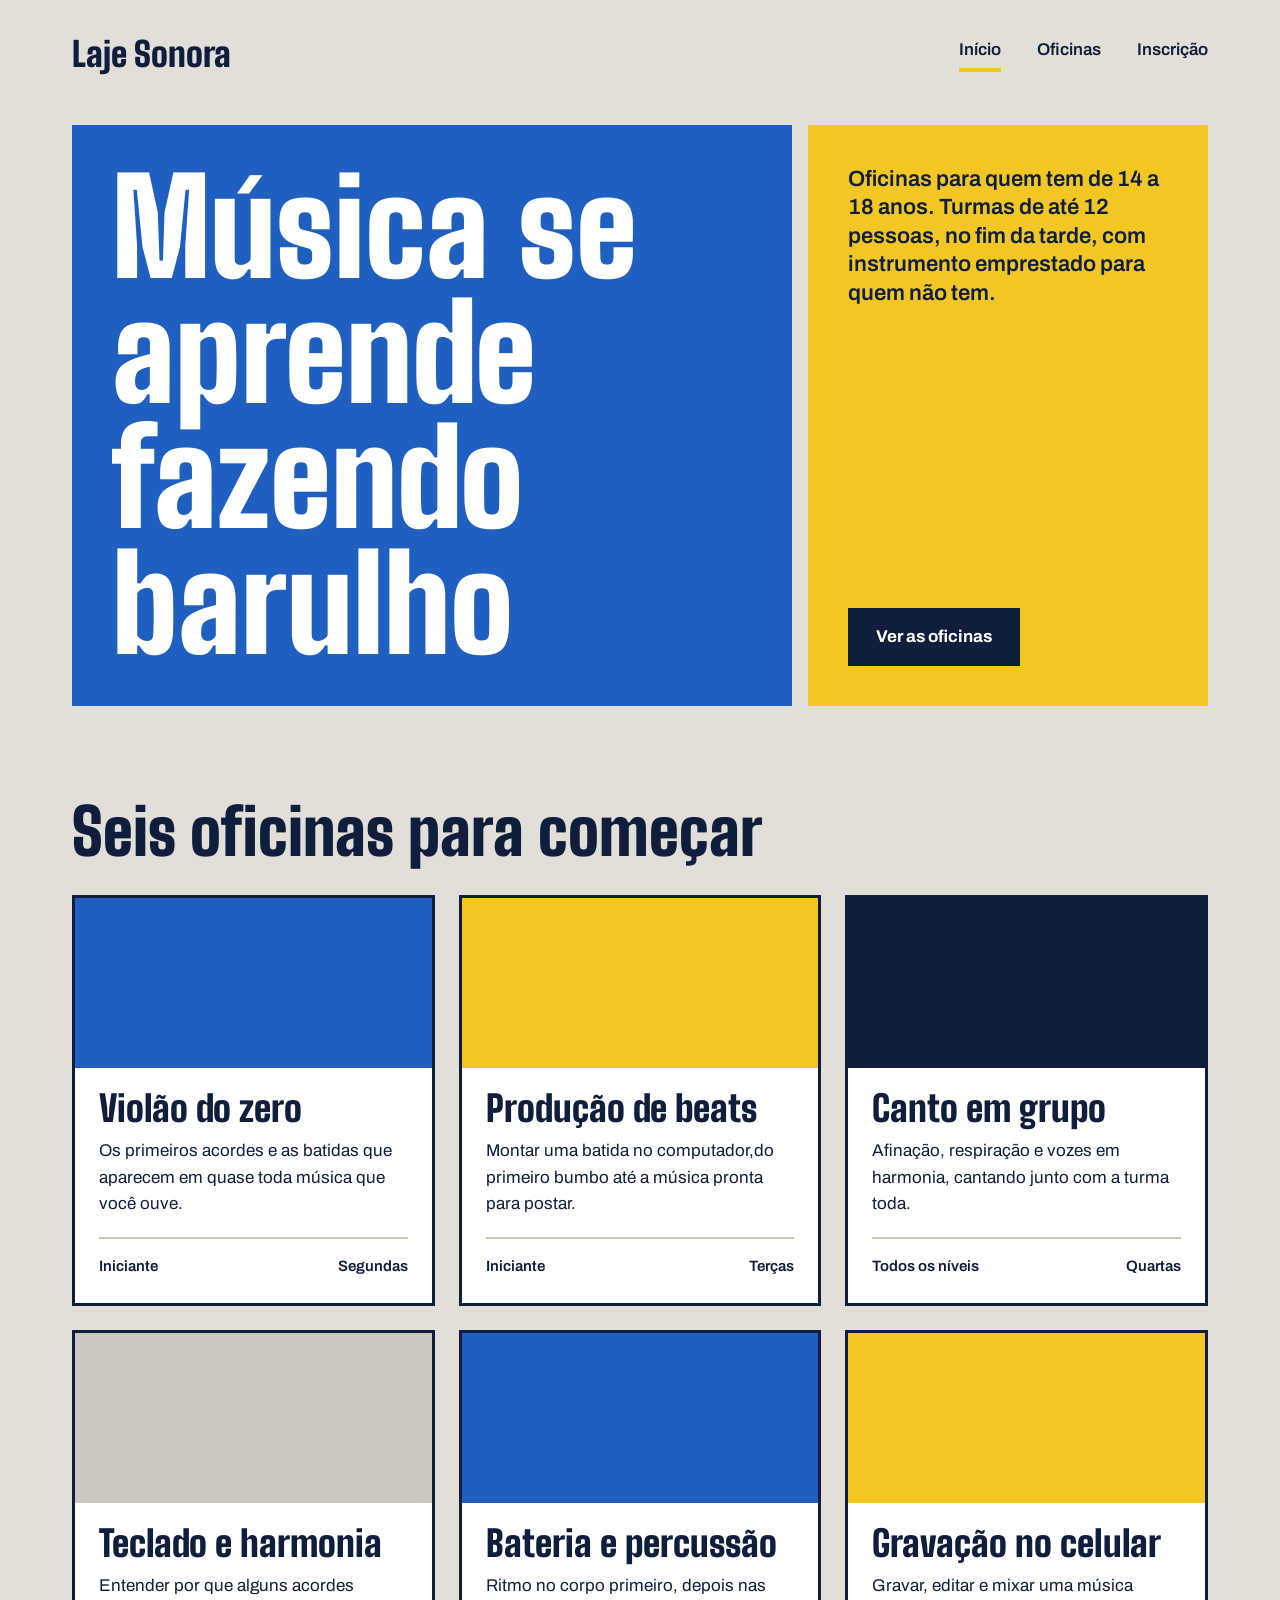
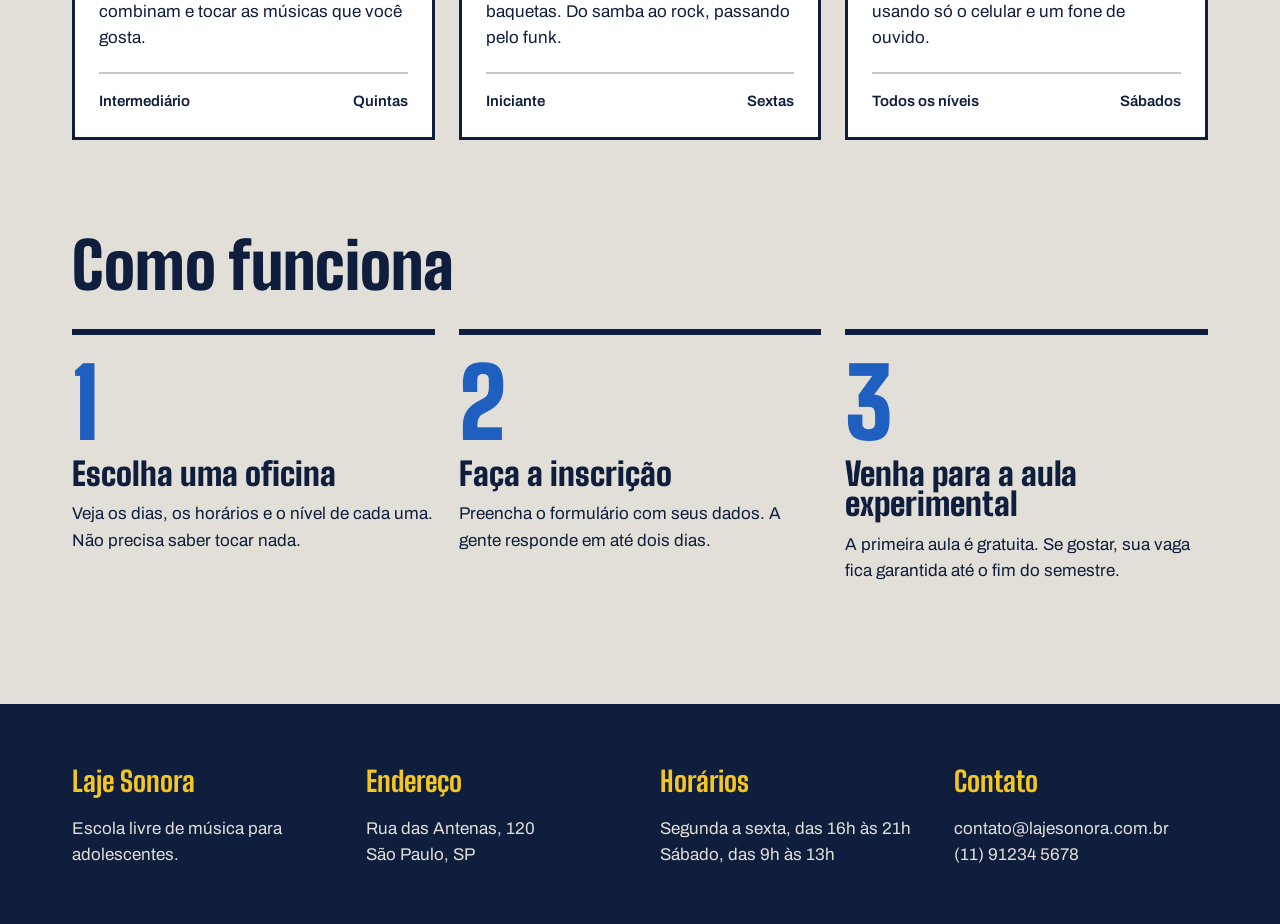
<file: index.html>
<!DOCTYPE html>
<html lang="pt-br">

<head>
    <meta charset="UTF-8">
    <meta name="viewport" content="width=device-width, initial-scale=1.0">
    <link rel="preconnect" href="https://fonts.googleapis.com">
    <link rel="preconnect" href="https://fonts.gstatic.com" crossorigin>
    <link
        href="https://fonts.googleapis.com/css2?family=Archivo:ital,wght@0,100..900;1,100..900&family=Big+Shoulders:opsz,wght@10..72,100..900&display=swap"
        rel="stylesheet">
    <link rel="stylesheet" href="index.css">
    <title>Laje Sonora | Início</title>
</head>

<body>
    <header class="conteudo e topo">

        <a href="index.html" class="logo">Laje Sonora</a>

        <nav class="menu">
            <a href="index.html" class="atual"> Início </a>
            <a href="oficinas.html"> Oficinas </a>
            <a href="incricao.html"> Inscrição </a>
        </nav>

    </header>

    <main>
        <section class="conteudo  cartazes">

            <div class="cartaz cartaz-principal">

                <h1>Música se aprende fazendo barulho</h1>
            </div>
            <div class="cartaz  cartaz-lateral">
                <p>Oficinas para quem tem de 14 a 18 anos. Turmas de até 12 pessoas, no fim da tarde,
                    com instrumento emprestado para quem não tem.</p>

                <a href="oficinas.html" class="botao"> Ver as oficinas</a>
            </div>


        </section>

        <section class="conteudo secao">
            <h2 class="titulo-secao">Seis oficinas para começar</h2>
            <div class="cards">
                <article class="card">
                    <div class="foto foto-azul">

                    </div>
                    <div class="card-texto">
                        <h3>Violão do zero</h3>
                        <p>Os primeiros acordes e as batidas que aparecem em quase toda música que você ouve.</p>
                        <div class="card-info">
                            <span>
                                Iniciante
                            </span>
                            <span>
                                Segundas
                            </span>
                        </div>
                    </div>
                </article>
                <article class="card">
                    <div class="foto foto-amarela">

                    </div>
                    <div class="card-texto">
                        <h3>Produção de beats </h3>
                        <p>Montar uma batida no computador,do primeiro bumbo até a música pronta para postar.</p>
                        <div class="card-info">
                            <span>
                                Iniciante
                            </span>
                            <span>
                                Terças
                            </span>
                        </div>
                    </div>
                </article>
                <article class="card">
                    <div class="foto foto-tinta">

                    </div>
                    <div class="card-texto">
                        <h3>Canto em grupo</h3>
                        <p>Afinação, respiração e vozes em harmonia, cantando junto com a turma toda.</p>
                        <div class="card-info">
                            <span>
                                Todos os níveis
                            </span>
                            <span>
                                Quartas
                            </span>
                        </div>
                    </div>
                </article>
                <article class="card">
                    <div class="foto">

                    </div>
                    <div class="card-texto">
                        <h3>Teclado e harmonia</h3>
                        <p>Entender por que alguns acordes combinam e tocar as músicas que você gosta.</p>
                        <div class="card-info">
                            <span>
                                Intermediário
                            </span>
                            <span>
                                Quintas
                            </span>
                        </div>
                    </div>
                </article>
                <article class="card">
                    <div class="foto foto-azul">

                    </div>
                    <div class="card-texto">
                        <h3>Bateria e percussão</h3>
                        <p>Ritmo no corpo primeiro, depois nas baquetas. Do samba ao rock, passando pelo funk.</p>
                        <div class="card-info">
                            <span>
                                Iniciante
                            </span>
                            <span>
                                Sextas
                            </span>
                        </div>
                    </div>
                </article>
                <article class="card">
                    <div class="foto foto-amarela">

                    </div>
                    <div class="card-texto">
                        <h3>Gravação no celular</h3>
                        <p>Gravar, editar e mixar uma música usando só o celular e um fone de ouvido.</p>
                        <div class="card-info">
                            <span>
                                Todos os níveis
                            </span>
                            <span>
                                Sábados
                            </span>
                        </div>
                    </div>
                </article>

        </section>

        <section class="conteudo secao">
            <h2 class="titulo-secao"> Como funciona </h2>
            <div class="passos">
                <div class="passo">
                    <p class="passo-numero"> 1 </p>
                    <h3>Escolha uma oficina</h3>
                    <p>Veja os dias, os horários e o nível de cada uma. Não precisa saber tocar nada.</p>
                </div>
            
            
                <div class="passo">
                    <p class="passo-numero"> 2 </p>
                    <h3>Faça a inscrição</h3>
                    <p>Preencha o formulário com seus dados. A gente responde em até dois dias.</p>
                </div>
            
            
                <div class="passo">
                   <p class="passo-numero"> 3 </p>
                   <h3>Venha para a aula experimental</h3>
                   <p>A primeira aula é gratuita. Se gostar, sua vaga fica garantida até o fim do semestre.</p>
               </div>
            </div>
        </section>
    </main>

    <footer class="rodapé">
        <div class="conteudo rodape-colunas">
            <div class="rodapé-coluna">
                <h4>Laje Sonora</h4>
                <p>Escola livre de música para <br> adolescentes.</p>
            </div>

            <div class="rodapé-coluna">
                <h4>Endereço</h4>
                <p> Rua das Antenas, 120 <br> São Paulo, SP </p>
            </div>

            <div class="rodapé-coluna">
                <h4>Horários</h4>
                <p>Segunda a sexta, das 16h às 21h <br> Sábado, das 9h às 13h </p>
            </div>

            <div class="rodapé-coluna">
                <h4>Contato</h4>
                <p> contato@lajesonora.com.br <br> (11) 91234 5678 </p>
            </div>



        </div>
    </footer>
</body>

</html>
</file>
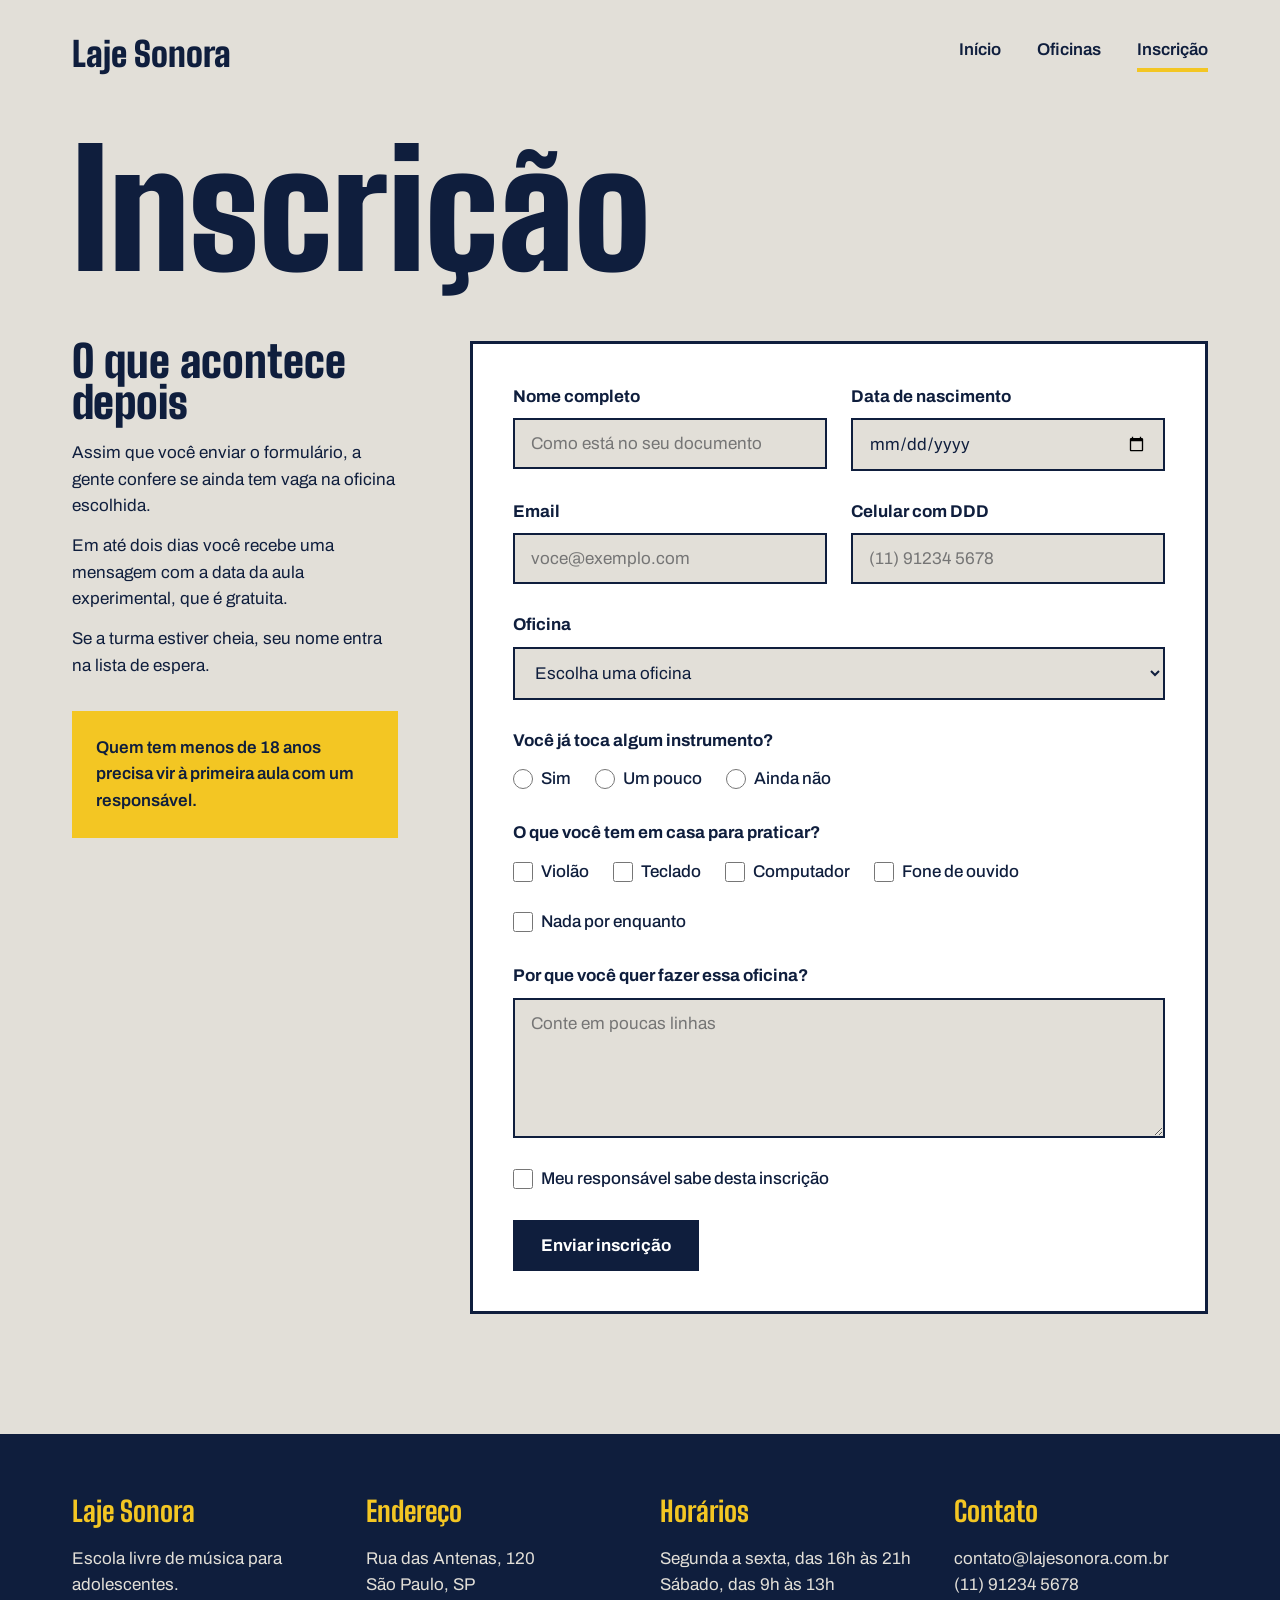
<file: incricao.html>
<!DOCTYPE html>
<html lang="pt-br">

<head>
    <meta charset="UTF-8">
    <meta name="viewport" content="width=device-width, initial-scale=1.0">

    <link rel="preconnect" href="https://fonts.googleapis.com">
    <link rel="preconnect" href="https://fonts.gstatic.com" crossorigin>

    <link
        href="https://fonts.googleapis.com/css2?family=Archivo:ital,wght@0,100..900;1,100..900&family=Big+Shoulders:opsz,wght@10..72,100..900;1,100..900&display=swap"
        rel="stylesheet">

    <link rel="stylesheet" href="incricao.css">

    <title>Laje Sonora | Inscrição</title>
</head>

<body>

    <header class="conteudo e topo">

        <a href="index.html" class="logo">Laje Sonora</a>

        <nav class="menu">
            <a href="index.html">Início</a>
            <a href="oficinas.html">Oficinas</a>
            <a href="inscricao.html" class="atual">Inscrição</a>
        </nav>

    </header>

    <main class="conteudo">

        <h1 class="titulo-pagina">Inscrição</h1>

        <div class="inscricao">

            <section class="explicacao">

                <h2>O que acontece depois</h2>

                <p>
                    Assim que você enviar o formulário, a gente confere se ainda tem vaga na oficina escolhida.
                </p>

                <p>
                    Em até dois dias você recebe uma mensagem com a data da aula experimental, que é gratuita.
                </p>

                <p>
                    Se a turma estiver cheia, seu nome entra na lista de espera.
                </p>

                <p class="aviso">
                    Quem tem menos de 18 anos precisa vir à primeira aula com um responsável.
                </p>

            </section>

            <form class="formulario" action="#" method="post">

                <div class="linha">

                    <div class="campo">

                        <label for="nome">Nome completo</label>

                        <input
                            type="text"
                            id="nome"
                            name="nome"
                            placeholder="Como está no seu documento"
                            required>

                    </div>

                    <div class="campo">

                        <label for="nascimento">Data de nascimento</label>

                        <input
                            type="date"
                            id="nascimento"
                            name="nascimento"
                            required>

                    </div>

                </div>

                <div class="linha">

                    <div class="campo">

                        <label for="email">Email</label>

                        <input
                            type="email"
                            id="email"
                            name="email"
                            placeholder="voce@exemplo.com"
                            required>

                    </div>

                    <div class="campo">

                        <label for="telefone">Celular com DDD</label>

                        <input
                            type="tel"
                            id="telefone"
                            name="telefone"
                            placeholder="(11) 91234 5678"
                            required>

                    </div>

                </div>

                <div class="campo">

                    <label for="oficina">Oficina</label>

                    <select id="oficina" name="oficina" required>

                        <option value="">Escolha uma oficina</option>
                        <option value="violao">Violão do zero</option>
                        <option value="beats">Produção de beats</option>
                        <option value="canto">Canto em grupo</option>
                        <option value="teclado">Teclado e harmonia</option>
                        <option value="bateria">Bateria e percussão</option>
                        <option value="gravacao">Gravação no celular</option>

                    </select>

                </div>

                <fieldset class="grupo">

                    <legend>Você já toca algum instrumento?</legend>

                    <div class="opcoes">

                        <div class="opcao">

                            <input
                                type="radio"
                                id="tocaSim"
                                name="toca"
                                value="sim">

                            <label for="tocaSim">Sim</label>

                        </div>

                        <div class="opcao">

                            <input
                                type="radio"
                                id="tocaPouco"
                                name="toca"
                                value="pouco">

                            <label for="tocaPouco">Um pouco</label>

                        </div>

                        <div class="opcao">

                            <input
                                type="radio"
                                id="tocaNao"
                                name="toca"
                                value="nao">

                            <label for="tocaNao">Ainda não</label>

                        </div>

                    </div>

                </fieldset>

                <fieldset class="grupo">

                    <legend>O que você tem em casa para praticar?</legend>

                    <div class="opcoes">

                        <div class="opcao">

                            <input
                                type="checkbox"
                                id="temViolao"
                                name="tem"
                                value="violao">

                            <label for="temViolao">Violão</label>

                        </div>

                        <div class="opcao">

                            <input
                                type="checkbox"
                                id="temTeclado"
                                name="tem"
                                value="teclado">

                            <label for="temTeclado">Teclado</label>

                        </div>

                        <div class="opcao">

                            <input
                                type="checkbox"
                                id="temComputador"
                                name="tem"
                                value="computador">

                            <label for="temComputador">Computador</label>

                        </div>

                        <div class="opcao">

                            <input
                                type="checkbox"
                                id="temFone"
                                name="tem"
                                value="fone">

                            <label for="temFone">Fone de ouvido</label>

                        </div>

                        <div class="opcao">

                            <input
                                type="checkbox"
                                id="temNada"
                                name="tem"
                                value="nada">

                            <label for="temNada">Nada por enquanto</label>

                        </div>

                    </div>

                </fieldset>

                <div class="campo">

                    <label for="motivo">Por que você quer fazer essa oficina?</label>

                    <textarea
                        id="motivo"
                        name="motivo"
                        placeholder="Conte em poucas linhas"></textarea>

                </div>

                <div class="opcao">

                    <input
                        type="checkbox"
                        id="responsavel"
                        name="responsavel"
                        required>

                    <label for="responsavel">
                        Meu responsável sabe desta inscrição
                    </label>

                </div>

                <div>

                    <button class="botao" type="submit">
                        Enviar inscrição
                    </button>

                </div>

            </form>

        </div>

    </main>

    <footer class="rodapé">

        <div class="conteudo rodape-colunas">

            <div class="rodapé-coluna">
                <h4>Laje Sonora</h4>
                <p>Escola livre de música para <br> adolescentes.</p>
            </div>

            <div class="rodapé-coluna">
                <h4>Endereço</h4>
                <p>Rua das Antenas, 120 <br> São Paulo, SP</p>
            </div>

            <div class="rodapé-coluna">
                <h4>Horários</h4>
                <p>
                    Segunda a sexta, das 16h às 21h
                    <br>
                    Sábado, das 9h às 13h
                </p>
            </div>

            <div class="rodapé-coluna">
                <h4>Contato</h4>
                <p>
                    contato@lajesonora.com.br
                    <br>
                    (11) 91234 5678
                </p>
            </div>

        </div>

    </footer>

</body>
</html>
</file>
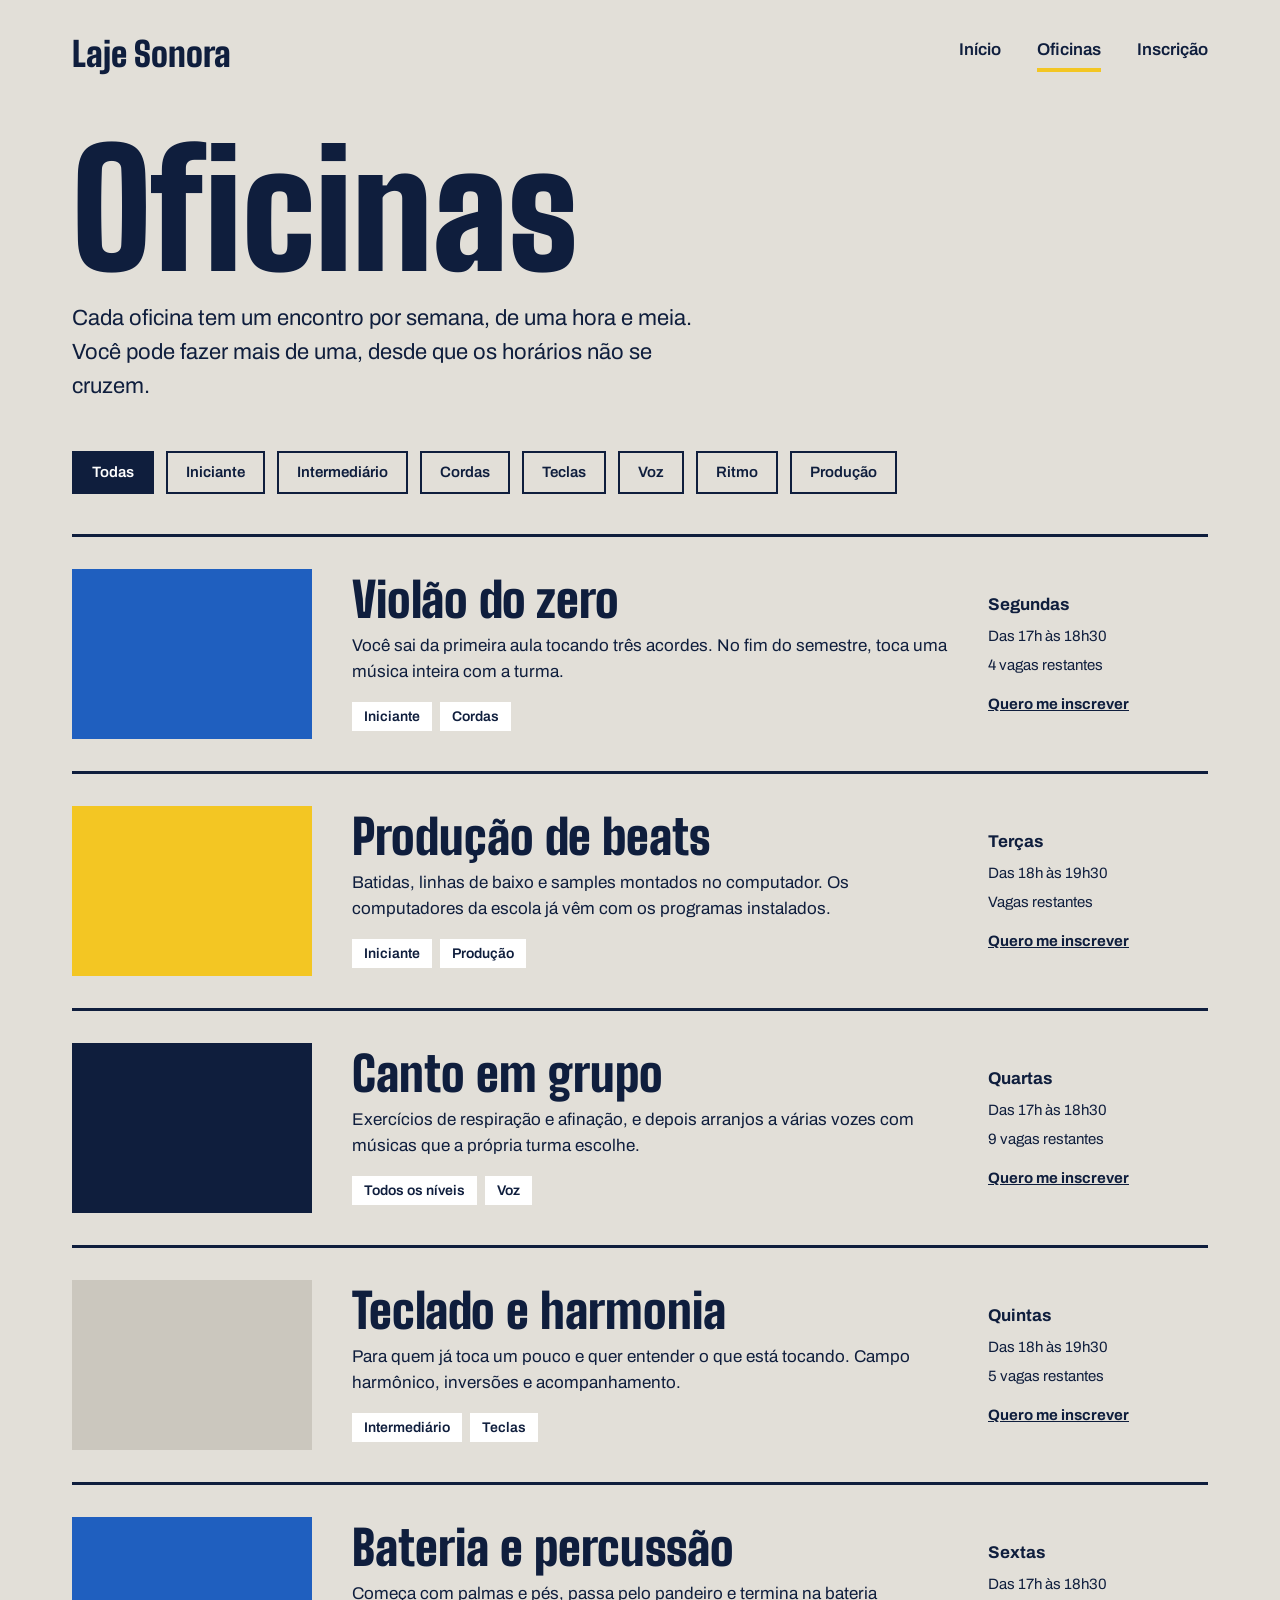
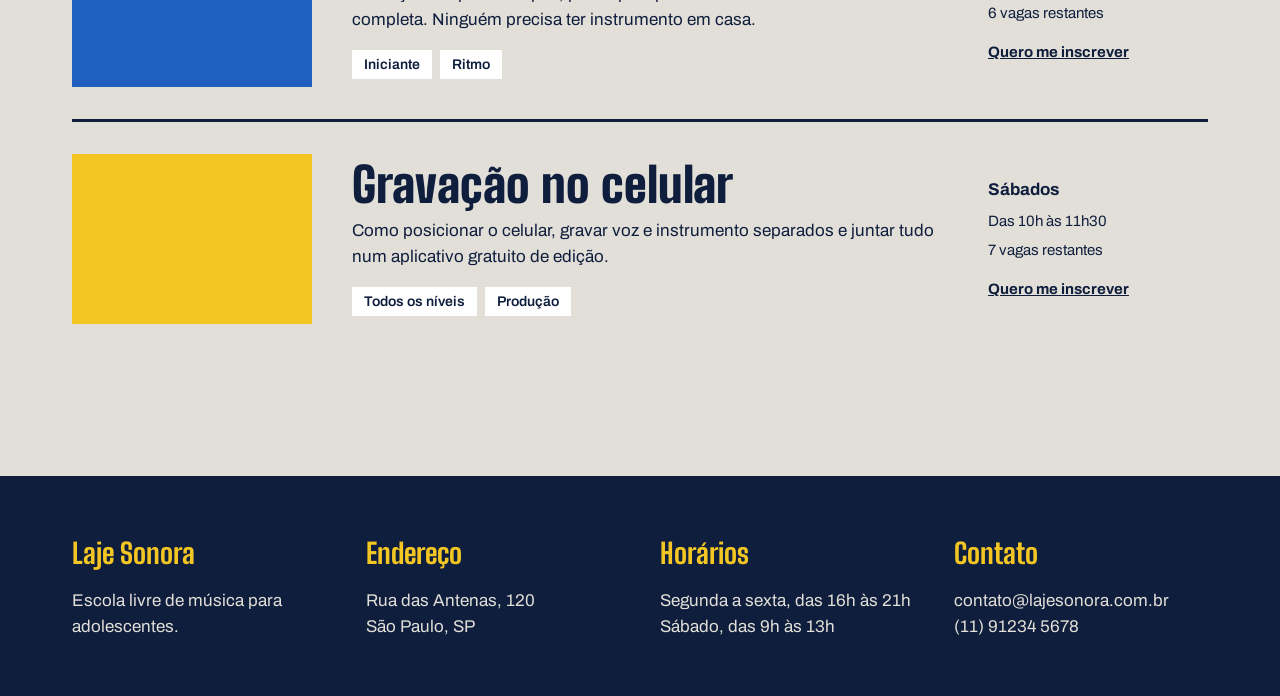
<file: oficinas.html>
<!DOCTYPE html>
<html lang="pt-br">

<head>
    <meta charset="UTF-8">
    <meta name="viewport" content="width=device-width, initial-scale=1.0">

    <link rel="preconnect" href="https://fonts.googleapis.com">
    <link rel="preconnect" href="https://fonts.gstatic.com" crossorigin>

    <link
        href="https://fonts.googleapis.com/css2?family=Archivo:ital,wght@0,100..900;1,100..900&family=Big+Shoulders:opsz,wght@10..72,100..900&display=swap"
        rel="stylesheet">

    <link rel="stylesheet" href="oficinas.css">

    <title>Laje Sonora | Oficinas</title>
</head>

<body>

    <header class="conteudo e topo">

        <a href="index.html" class="logo">Laje Sonora</a>

        <nav class="menu">
            <a href="index.html">Início</a>
            <a href="oficinas.html" class="atual">Oficinas</a>
            <a href="incricao.html">Inscrição</a>
        </nav>

    </header>

    <main class="conteudo">

        <h1 class="titulo-pagina">Oficinas</h1>

        <p class="subtitulo-pagina">
            Cada oficina tem um encontro por semana, de uma hora e meia.
            Você pode fazer mais de uma, desde que os horários não se cruzem.
        </p>

        <div class="filtros">
            <span class="filtro ativo">Todas</span>
            <span class="filtro">Iniciante</span>
            <span class="filtro">Intermediário</span>
            <span class="filtro">Cordas</span>
            <span class="filtro">Teclas</span>
            <span class="filtro">Voz</span>
            <span class="filtro">Ritmo</span>
            <span class="filtro">Produção</span>
        </div>

        <div class="lista">

          
            <article class="oficina">

                <div class="foto foto-azul"></div>

                <div class="oficina-texto">

                    <h2>Violão do zero</h2>

                    <p>
                        Você sai da primeira aula tocando três acordes.
                        No fim do semestre, toca uma música inteira com a turma.
                    </p>

                    <div class="etiquetas">
                        <span class="etiqueta">Iniciante</span>
                        <span class="etiqueta">Cordas</span>
                    </div>

                </div>

                <div class="oficina-detalhes">
                    <strong>Segundas</strong>
                    <span>Das 17h às 18h30</span>
                    <span>4 vagas restantes</span>
                    <a href="incricao.html">Quero me inscrever</a>
                </div>

            </article>


          
            <article class="oficina">

                <div class="foto foto-amarela"></div>

                <div class="oficina-texto">

                    <h2>Produção de beats</h2>

                    <p>
                        Batidas, linhas de baixo e samples montados no computador.
                        Os computadores da escola já vêm com os programas instalados.
                    </p>

                    <div class="etiquetas">
                        <span class="etiqueta">Iniciante</span>
                        <span class="etiqueta">Produção</span>
                    </div>

                </div>

                <div class="oficina-detalhes">
                    <strong>Terças</strong>
                    <span>Das 18h às 19h30</span>
                    <span>Vagas restantes</span>
                    <a href="incricao.html">Quero me inscrever</a>
                </div>

            </article>


           
            <article class="oficina">

                <div class="foto foto-tinta"></div>

                <div class="oficina-texto">

                    <h2>Canto em grupo</h2>

                    <p>
                        Exercícios de respiração e afinação, e depois arranjos
                        a várias vozes com músicas que a própria turma escolhe.
                    </p>

                    <div class="etiquetas">
                        <span class="etiqueta">Todos os níveis</span>
                        <span class="etiqueta">Voz</span>
                    </div>

                </div>

                <div class="oficina-detalhes">
                    <strong>Quartas</strong>
                    <span>Das 17h às 18h30</span>
                    <span>9 vagas restantes</span>
                    <a href="incricao.html">Quero me inscrever</a>
                </div>

            </article>


            
            <article class="oficina">

                <div class="foto"></div>

                <div class="oficina-texto">

                    <h2>Teclado e harmonia</h2>

                    <p>
                        Para quem já toca um pouco e quer entender o que está tocando.
                        Campo harmônico, inversões e acompanhamento.
                    </p>

                    <div class="etiquetas">
                        <span class="etiqueta">Intermediário</span>
                        <span class="etiqueta">Teclas</span>
                    </div>

                </div>

                <div class="oficina-detalhes">
                    <strong>Quintas</strong>
                    <span>Das 18h às 19h30</span>
                    <span>5 vagas restantes</span>
                    <a href="incricao.html">Quero me inscrever</a>
                </div>

            </article>


          
            <article class="oficina">

                <div class="foto foto-azul"></div>

                <div class="oficina-texto">

                    <h2>Bateria e percussão</h2>

                    <p>
                        Começa com palmas e pés, passa pelo pandeiro e termina
                        na bateria completa. Ninguém precisa ter instrumento em casa.
                    </p>

                    <div class="etiquetas">
                        <span class="etiqueta">Iniciante</span>
                        <span class="etiqueta">Ritmo</span>
                    </div>

                </div>

                <div class="oficina-detalhes">
                    <strong>Sextas</strong>
                    <span>Das 17h às 18h30</span>
                    <span>6 vagas restantes</span>
                    <a href="incricao.html">Quero me inscrever</a>
                </div>

            </article>


            
            <article class="oficina">

                <div class="foto foto-amarela"></div>

                <div class="oficina-texto">

                    <h2>Gravação no celular</h2>

                    <p>
                        Como posicionar o celular, gravar voz e instrumento separados
                        e juntar tudo num aplicativo gratuito de edição.
                    </p>

                    <div class="etiquetas">
                        <span class="etiqueta">Todos os níveis</span>
                        <span class="etiqueta">Produção</span>
                    </div>

                </div>

                <div class="oficina-detalhes">
                    <strong>Sábados</strong>
                    <span>Das 10h às 11h30</span>
                    <span>7 vagas restantes</span>
                    <a href="incricao.html">Quero me inscrever</a>
                </div>

            </article>

        </div>

    </main>


    <footer class="rodapé">

        <div class="conteudo rodape-colunas">

            <div class="rodapé-coluna">
                <h4>Laje Sonora</h4>
                <p>Escola livre de música para <br> adolescentes.</p>
            </div>

            <div class="rodapé-coluna">
                <h4>Endereço</h4>
                <p>Rua das Antenas, 120 <br> São Paulo, SP</p>
            </div>

            <div class="rodapé-coluna">
                <h4>Horários</h4>
                <p>
                    Segunda a sexta, das 16h às 21h
                    <br>
                    Sábado, das 9h às 13h
                </p>
            </div>

            <div class="rodapé-coluna">
                <h4>Contato</h4>
                <p>
                    contato@lajesonora.com.br
                    <br>
                    (11) 91234 5678
                </p>
            </div>

        </div>

    </footer>

</body>
</html>
</file>
<file: index.css>
* {
    box-sizing: border-box;
    margin: 0;
    padding: 0;
}

:root {
    --concreto: #E2DFD8;
    --concreto-escuro: #CBC7BE;
    --tinta: #0F1E3D;
    --caixa-dagua: #1F5FBF;
    --fita: #F3C623;
    --branco: #FFFFFF;

    --fonte-cartaz: "Big Shoulders", "Arial Narrow", sans-serif;
    --fonte-texto: "Archivo", Arial, sans-serif;
}

a {
    color: inherit;
}

body{
    background: var(--concreto);
    color:var(--tinta);
    font-family: var(--fonte-texto);
    font-size: 17px;
    line-height: 1.55;
}

h1,h2,h3{
    font-family: var(--fonte-cartaz);
    font-weight: 900;
    line-height: 0.95;
}

.conteudo{
   max-width: 1200px;
    margin-inline: auto;
    padding-inline: 32px;

}

.topo {
    padding-block: 28px;
    display: flex;
    justify-content: space-between;
    align-items: center;
}

.logo{
    font-family: var(--fonte-cartaz);
    font-size:34px;
    font-weight: 900;
    text-decoration: none;
}

.menu {
    display: flex;
    gap: 36px;
}

.menu a{
    font-weight: 600;
    text-decoration: none;
    padding-bottom: 4px;
    border-bottom: 4px solid transparent;
}

.menu a:hover{
    border-bottom-color:var(--tinta);
}

.menu a.atual{
    border-bottom-color: var(--fita);
}

.cartazes{
    margin-top: 16px;
    display: flex;
    gap: 16px;
    
    
}

.cartaz{
    padding:40px;
}

.cartaz-principal{
    background: var(--caixa-dagua);
    color: white;
    flex: 2;
}

.cartaz-principal h1{
font-size: 132px;
max-width: 9ch;
}

.cartaz-lateral {
    background: var(--fita);
    flex: 1;
    display: flex;
    flex-direction: column;
    justify-content: space-between;
    gap: 32px;
    align-items: flex-start;
}

.cartaz-lateral p{
    font-size: 22px;
    font-weight: 600;
    line-height: 1.3;
}

.botao{
    background: var(--tinta);
    color: var(--branco);
    font-weight: 700;
    text-decoration: none;
    padding: 16px 28px;
    border: none;
    font-size: 17px;
    font-family: var(--fonte-texto);
    cursor: pointer;
}

.botao:hover {
    background: var(--caixa-dagua);
}

.secao{
    margin-top: 96px;
}

.titulo-secao {
    font-size: 64px;
    margin-bottom: 32px;
}

.cards {
    display: flex;
    flex-wrap: wrap;
    gap: 24px;
}

.card {
    background-color: white;
    border: 3px solid var(--tinta);
    flex: 1 1 340px;
}
.card .foto {
    height: 170px;
}

.foto {
    background-color: var(--concreto-escuro);
}

.foto-azul {
    background-color: var(--caixa-dagua);
}

.foto-amarela {
    background-color: var(--fita);
}

.foto-tinta {
    background-color: var(--tinta);
}

.card-texto {
    padding: 24px;
}

.card h3 {
    font-size: 36px;
    margin-bottom: 12px;
}
.card-info {
    margin-top: 20px;
    padding-top: 16px;
    border-top: 2px solid var(--concreto-escuro);
    font-weight: 600;
    font-size: 15px;
    display: flex;
    justify-content: space-between;
}


.passos {
    display: flex;
    gap: 24px;
  }
  
  .passo {
    border-top: 6px solid var(--tinta);
    padding-top: 20px;
    flex: 1;
  }
  
  .passo-numero {
    font-family: var(--fonte-cartaz);
    font-size: 96px;
    font-weight: 900;
    line-height: 1;
    color: var(--caixa-dagua);
  }
  
  .passo h3 {
    font-size: 32px;
    margin-block: 8px 12px;
  }
  
.rodapé {
    margin-top: 120px;
    background-color: var(--tinta);
    color: var(--concreto);
    padding-block: 56px;
}

.rodape-colunas {
    display: flex;
    gap: 40px;
}

.rodapé-coluna {
    flex: 1;
}

.rodapé h4 {
    font-family: var(--fonte-cartaz);
    font-size: 28px;
    color: var(--fita);
    margin-bottom: 12px;
}
</file>
<file: incricao.css>
* {
    box-sizing: border-box;
    margin: 0;
    padding: 0;
}

:root {
    --concreto: #E2DFD8;
    --concreto-escuro: #CBC7BE;
    --tinta: #0F1E3D;
    --caixa-dagua: #1F5FBF;
    --fita: #F3C623;
    --branco: #FFFFFF;

    --fonte-cartaz: "Big Shoulders", "Arial Narrow", sans-serif;
    --fonte-texto: "Archivo", Arial, sans-serif;
}

a {
    color: inherit;
}

body {
    background: var(--concreto);
    color: var(--tinta);
    font-family: var(--fonte-texto);
    font-size: 17px;
    line-height: 1.55;
}

h1, h2, h3 {
    font-family: var(--fonte-cartaz);
    font-weight: 900;
    line-height: 0.95;
}

.conteudo {
    max-width: 1200px;
    margin-inline: auto;
    padding-inline: 32px;
}

.topo {
    padding-block: 28px;
    display: flex;
    justify-content: space-between;
    align-items: center;
}

.logo {
    font-family: var(--fonte-cartaz);
    font-size: 34px;
    font-weight: 900;
    text-decoration: none;
}

.menu {
    display: flex;
    gap: 36px;
}

.menu a {
    font-weight: 600;
    text-decoration: none;
    padding-bottom: 4px;
    border-bottom: 4px solid transparent;
}

.menu a:hover {
    border-bottom-color: var(--tinta);
}

.menu a.atual {
    border-bottom-color: var(--fita);
}

.botao {
    background: var(--tinta);
    color: var(--branco);
    font-weight: 700;
    text-decoration: none;
    padding: 16px 28px;
    border: none;
    font-size: 17px;
    font-family: var(--fonte-texto);
    cursor: pointer;
}

.botao:hover {
    background: var(--caixa-dagua);
}

.rodapé {
    margin-top: 120px;
    background-color: var(--tinta);
    color: var(--concreto);
    padding-block: 56px;
}

.rodape-colunas {
    display: flex;
    gap: 40px;
}

.rodapé-coluna {
    flex: 1;
}

.rodapé h4 {
    font-family: var(--fonte-cartaz);
    font-size: 28px;
    color: var(--fita);
    margin-bottom: 12px;
}

.titulo-pagina {
    font-size: 160px;
    margin-top: 24px;
}



.inscricao {
    margin-top: 56px;
    display: flex;
    gap: 72px;
}

.explicacao {
    flex: 1;
}

.explicacao h2 {
    font-size: 44px;
    margin-bottom: 16px;
}

.explicacao p + p {
    margin-top: 14px;
}

.explicacao .aviso {
    margin-top: 32px;
    padding: 24px;
    background-color: var(--fita);
    font-weight: 600;
}

.formulario {
    background-color: var(--branco);
    border: 3px solid var(--tinta);
    padding: 40px;
    flex: 2;
    display: flex;
    flex-direction: column;
    gap: 28px;
}

.linha {
    display: flex;
    gap: 24px;
}

.campo {
    flex: 1;
    display: flex;
    flex-direction: column;
    gap: 8px;
}

.grupo legend {
    margin-bottom: 12px;
}

.opcoes {
    display: flex;
    flex-wrap: wrap;
    gap: 24px;
}

.opcao {
    display: flex;
    align-items: center;
    gap: 8px;
}
.formulario label,
.formulario legend {
    font-weight: 700;
}

.formulario fieldset {
    border: none;
}

.formulario input[type="text"],
.formulario input[type="email"],
.formulario input[type="tel"],
.formulario input[type="date"],
.formulario select,
.formulario textarea {
    width: 100%;
    padding: 14px 16px;
    border: 2px solid var(--tinta);
    background-color: var(--concreto);
    font-family: var(--fonte-texto);
    font-size: 17px;
    color: var(--tinta);
}

.formulario input:focus,
.formulario select:focus,
.formulario textarea:focus {
    outline: 3px solid var(--caixa-dagua);
    outline-offset: 2px;
    background-color: var(--branco);
}

.formulario textarea {
    height: 140px;
    resize: vertical;
}

.formulario .opcao label {
    font-weight: 500;
}

.formulario input[type="radio"],
.formulario input[type="checkbox"] {
    width: 20px;
    height: 20px;
    accent-color: var(--caixa-dagua);
}

@media (max-width: 800px) {
    .inscricao,
    .linha,
    .rodape-colunas {
        flex-direction: column;
    }

    .titulo-pagina {
        font-size: 96px;
    }
}
</file>
<file: oficinas.css>
* {
    box-sizing: border-box;
    margin: 0;
    padding: 0;
}

:root {
    --concreto: #E2DFD8;
    --concreto-escuro: #CBC7BE;
    --tinta: #0F1E3D;
    --caixa-dagua: #1F5FBF;
    --fita: #F3C623;
    --branco: #FFFFFF;

    --fonte-cartaz: "Big Shoulders", "Arial Narrow", sans-serif;
    --fonte-texto: "Archivo", Arial, sans-serif;
}

a {
    color: inherit;
}

body {
    background: var(--concreto);
    color: var(--tinta);
    font-family: var(--fonte-texto);
    font-size: 17px;
    line-height: 1.55;
}

h1, h2, h3 {
    font-family: var(--fonte-cartaz);
    font-weight: 900;
    line-height: 0.95;
}

.conteudo {
    max-width: 1200px;
    margin-inline: auto;
    padding-inline: 32px;
}

.topo {
    padding-block: 28px;
    display: flex;
    justify-content: space-between;
    align-items: center;
}

.logo {
    font-family: var(--fonte-cartaz);
    font-size: 34px;
    font-weight: 900;
    text-decoration: none;
}

.menu {
    display: flex;
    gap: 36px;
}

.menu a {
    font-weight: 600;
    text-decoration: none;
    padding-bottom: 4px;
    border-bottom: 4px solid transparent;
}

.menu a:hover {
    border-bottom-color: var(--tinta);
}

.menu a.atual {
    border-bottom-color: var(--fita);
}

.cartazes {
    margin-top: 16px;
    display: flex;
    gap: 16px;
}

.cartaz {
    padding: 40px;
}

.cartaz-principal {
    background: var(--caixa-dagua);
    color: white;
    flex: 2;
}

.cartaz-principal h1 {
    font-size: 132px;
    max-width: 9ch;
}

.cartaz-lateral {
    background: var(--fita);
    flex: 1;
    display: flex;
    flex-direction: column;
    justify-content: space-between;
    gap: 32px;
    align-items: flex-start;
}

.cartaz-lateral p {
    font-size: 22px;
    font-weight: 600;
    line-height: 1.3;
}

.botao {
    background: var(--tinta);
    color: var(--branco);
    font-weight: 700;
    text-decoration: none;
    padding: 16px 28px;
    border: none;
    font-size: 17px;
    font-family: var(--fonte-texto);
    cursor: pointer;
}

.botao:hover {
    background: var(--caixa-dagua);
}

.secao {
    margin-top: 96px;
}

.titulo-secao {
    font-size: 64px;
    margin-bottom: 32px;
}

.cards {
    display: flex;
    flex-wrap: wrap;
    gap: 24px;
}

.card {
    background-color: white;
    border: 3px solid var(--tinta);
    flex: 1 1 340px;
}

.card .foto {
    height: 170px;
}

.foto {
    background-color: var(--concreto-escuro);
}

.foto-azul {
    background-color: var(--caixa-dagua);
}

.foto-amarela {
    background-color: var(--fita);
}

.foto-tinta {
    background-color: var(--tinta);
}

.card-texto {
    padding: 24px;
}

.card h3 {
    font-size: 36px;
    margin-bottom: 12px;
}

.card-info {
    margin-top: 20px;
    padding-top: 16px;
    border-top: 2px solid var(--concreto-escuro);
    font-weight: 600;
    font-size: 15px;
    display: flex;
    justify-content: space-between;
}

.passos {
    display: flex;
    gap: 24px;
}

.passo {
    border-top: 6px solid var(--tinta);
    padding-top: 20px;
    flex: 1;
}

.passo-numero {
    font-family: var(--fonte-cartaz);
    font-size: 96px;
    font-weight: 900;
    line-height: 1;
    color: var(--caixa-dagua);
}

.passo h3 {
    font-size: 32px;
    margin-block: 8px 12px;
}

.rodapé {
    margin-top: 120px;
    background-color: var(--tinta);
    color: var(--concreto);
    padding-block: 56px;
}

.rodape-colunas {
    display: flex;
    gap: 40px;
}

.rodapé-coluna {
    flex: 1;
}

.rodapé h4 {
    font-family: var(--fonte-cartaz);
    font-size: 28px;
    color: var(--fita);
    margin-bottom: 12px;
}

.titulo-pagina {
    font-size: 160px;
    margin-top: 24px;
}


.subtitulo-pagina {
    font-size: 22px;
    max-width: 640px;
    margin-top: 16px;
}


.filtros {
    margin-top: 48px;
    display: flex;
    flex-wrap: wrap;
    gap: 12px;
}


.filtro {
    border: 2px solid var(--tinta);
    padding: 8px 18px;
    font-weight: 600;
    font-size: 15px;
}


.filtro.ativo {
    background-color: var(--tinta);
    color: var(--branco);
}


.lista {
    margin-top: 40px;
}


.oficina {
    padding: 32px 0;
    border-top: 3px solid var(--tinta);
    display: flex;
    align-items: center;
    gap: 40px;
}


.oficina .foto {
    width: 240px;
    height: 170px;
    flex-shrink: 0;
}


.oficina-texto {
    flex: 1;
    min-width: 0;
}


.oficina h2 {
    font-size: 48px;
    margin-bottom: 10px;
}


.etiquetas {
    margin-top: 16px;
    display: flex;
    gap: 8px;
}


.etiqueta {
    background-color: var(--branco);
    padding: 4px 12px;
    font-size: 14px;
    font-weight: 600;
}


.oficina-detalhes {
    width: 220px;
    font-size: 15px;
    display: flex;
    flex-direction: column;
    gap: 6px;
}

.oficina-detalhes strong {
    font-size: 17px;
}


.oficina-detalhes a {
    margin-top: 10px;
    font-weight: 700;
}
</file>
